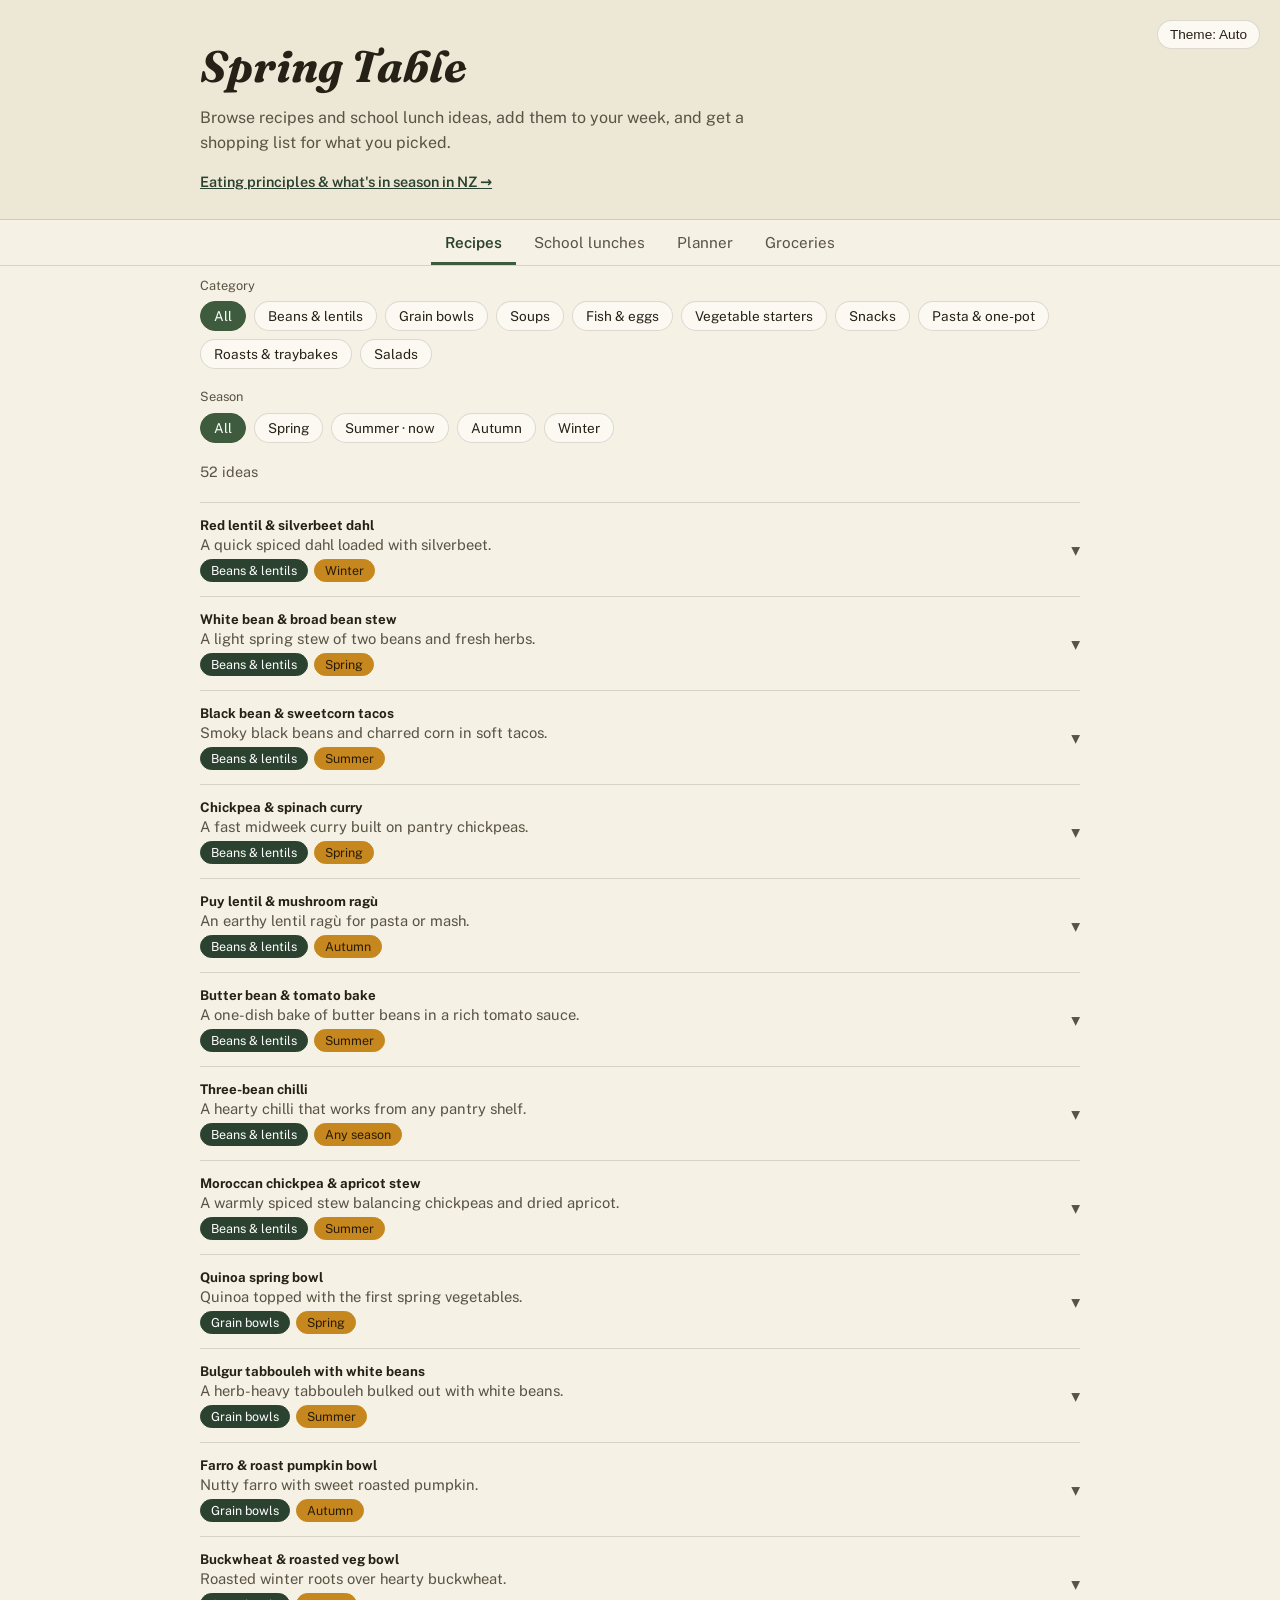
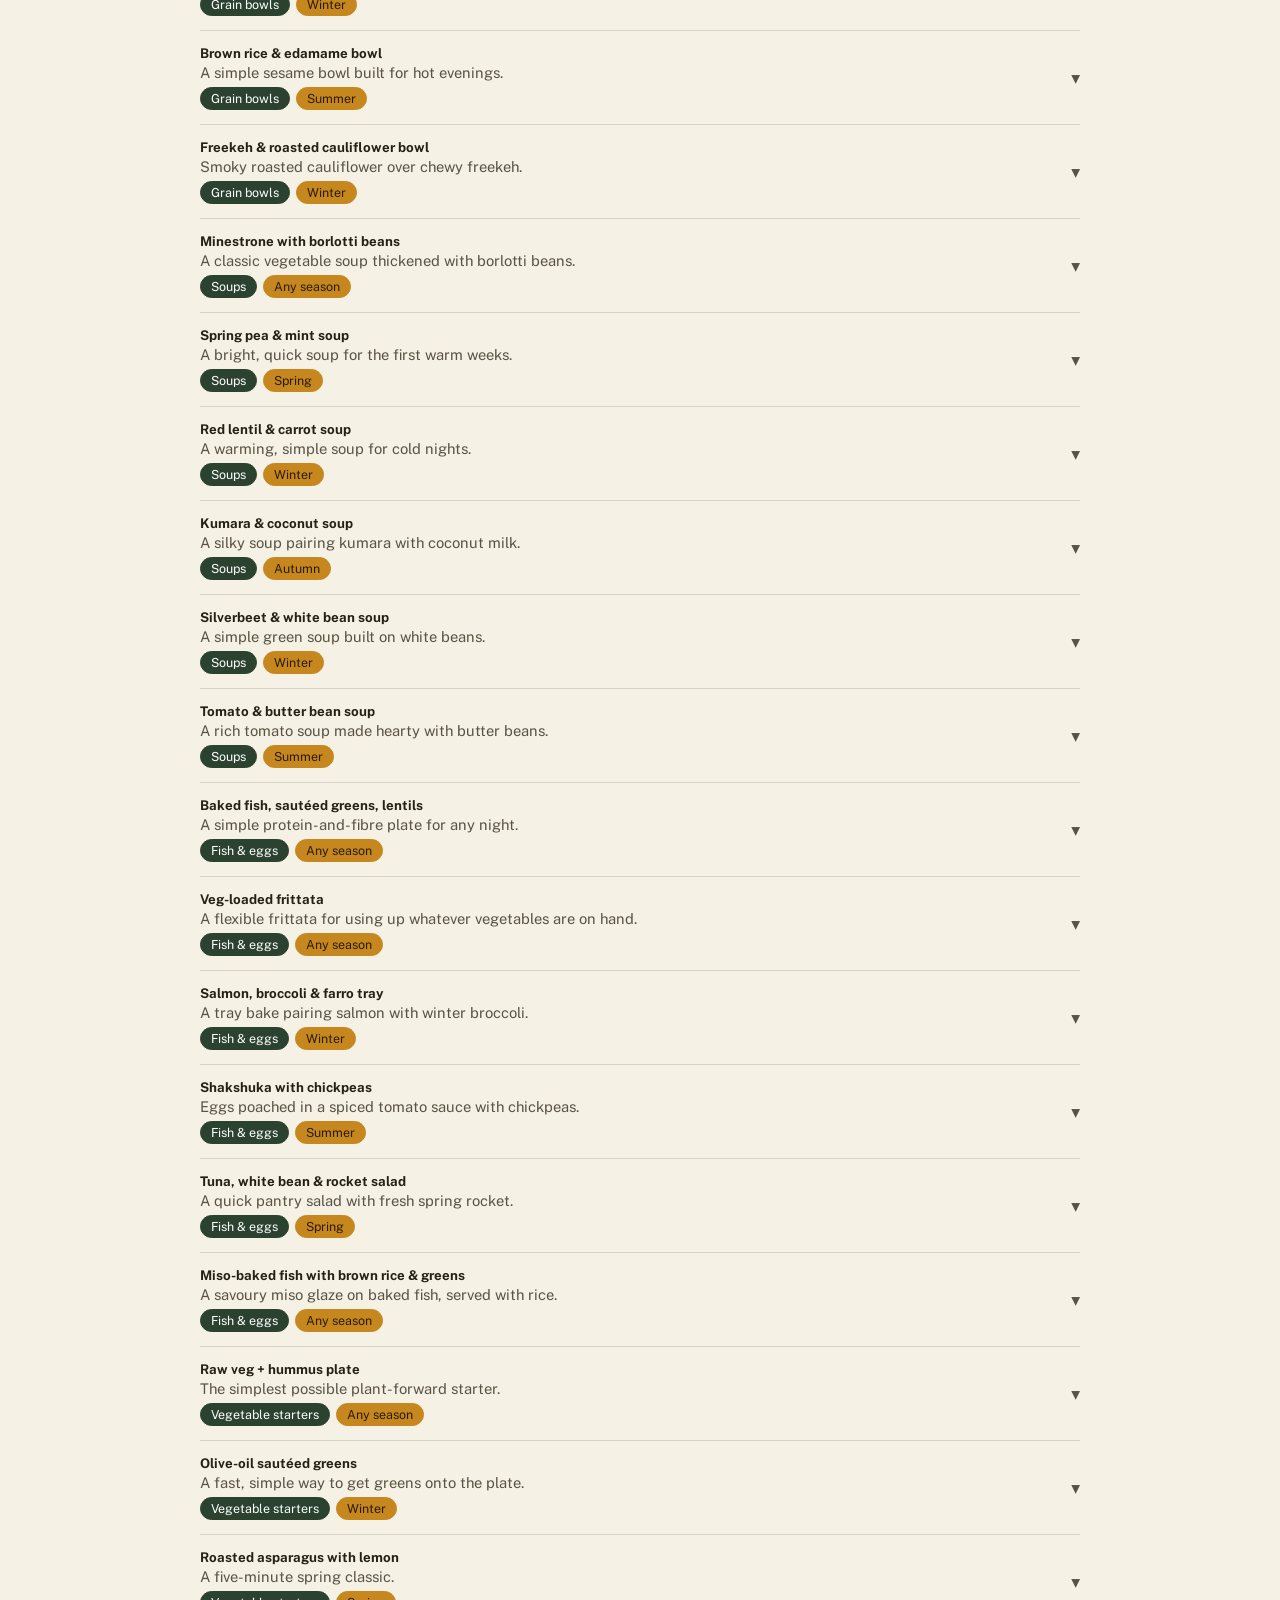
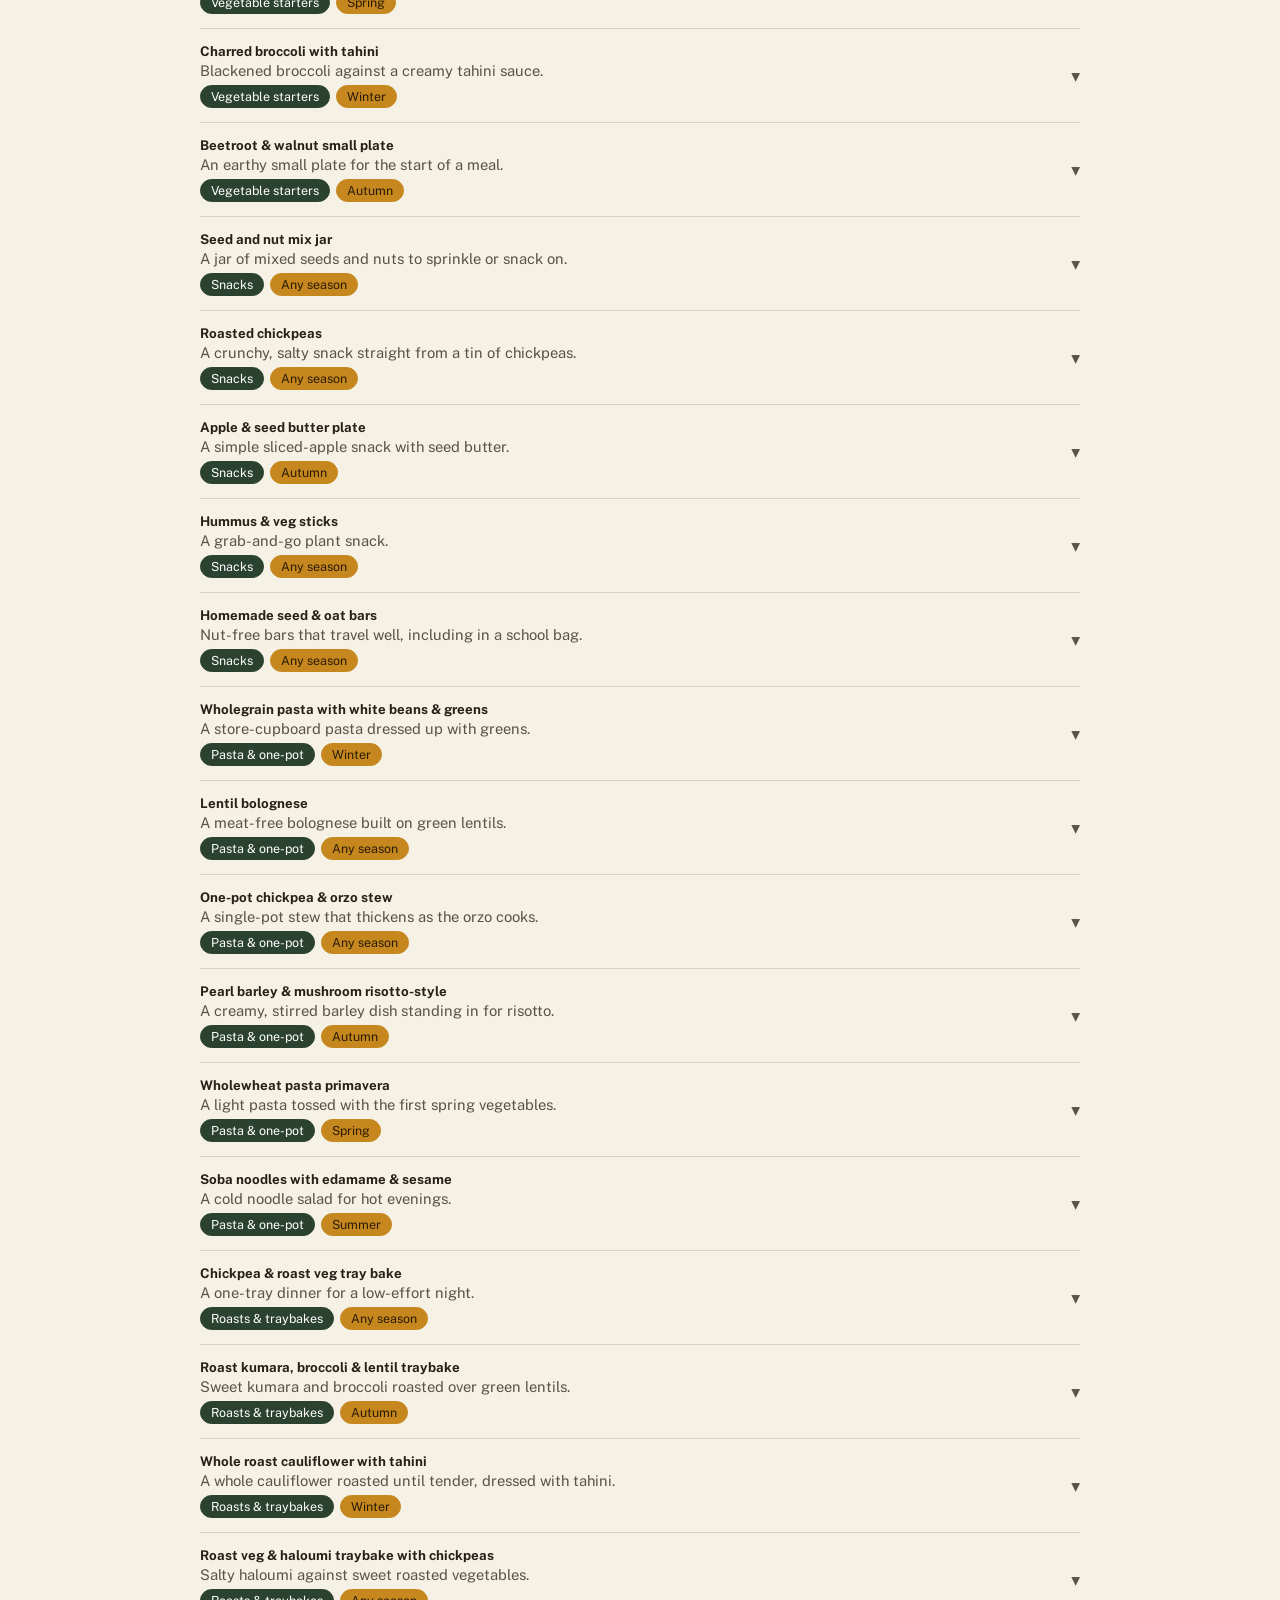
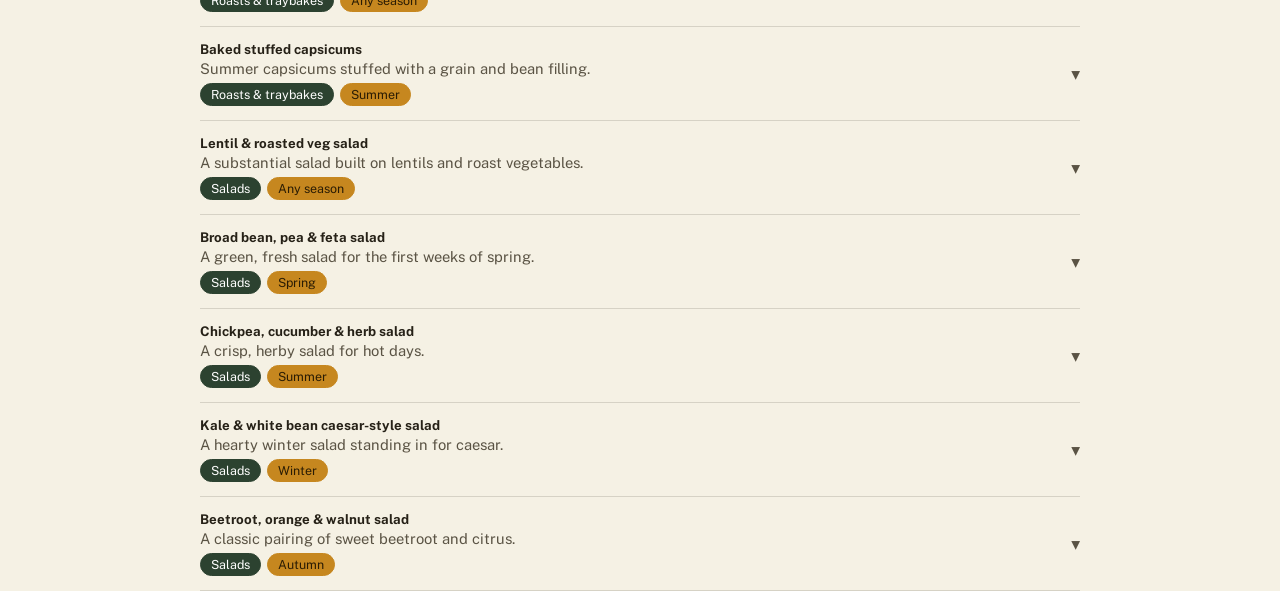
<file: index.html>
<!doctype html>
<html lang="en">
<head>
<meta charset="utf-8">
<meta name="viewport" content="width=device-width, initial-scale=1">
<title>Spring Table</title>
<meta name="description" content="A fibre-first meal planner for lunches, dinners, and a school lunchbox, built around New Zealand seasonal produce.">
<link rel="preconnect" href="https://fonts.googleapis.com">
<link rel="preconnect" href="https://fonts.gstatic.com" crossorigin>
<link href="https://fonts.googleapis.com/css2?family=Fraunces:ital,opsz,wght@0,9..144,300..700;1,9..144,300..700&family=Public+Sans:wght@400;500;600;700&display=swap" rel="stylesheet">
<link rel="stylesheet" href="styles.css">
</head>
<body>

<header class="hero">
  <div class="wrap">
    <button class="theme-toggle" id="themeToggle" type="button" aria-label="Toggle colour theme">Theme: Auto</button>
    <h1>Spring Table</h1>
    <p class="tagline">Browse recipes and school lunch ideas, add them to your week, and get a shopping list for what you picked.</p>
    <a class="info-link" href="info.html">Eating principles &amp; what's in season in NZ &rarr;</a>
  </div>
</header>

<nav class="tabs" role="tablist" aria-label="Sections">
  <div class="wrap">
    <button role="tab" data-tab="recipes" aria-selected="true">Recipes</button>
    <button role="tab" data-tab="lunchbox" aria-selected="false">School lunches</button>
    <button role="tab" data-tab="planner" aria-selected="false">Planner</button>
    <button role="tab" data-tab="groceries" aria-selected="false">Groceries</button>
  </div>
</nav>

<main class="wrap">

  <section id="tab-recipes" class="panel active" role="tabpanel">
    <div class="filter-block">
      <div class="filter-label">Category</div>
      <div class="pillrow" id="catFilter"></div>
      <div class="filter-label">Season</div>
      <div class="pillrow" id="seasonFilter"></div>
    </div>
    <p class="idea-count" id="ideaCount"></p>
    <div id="ideaList"></div>
  </section>

  <section id="tab-lunchbox" class="panel" role="tabpanel">
    <div class="filter-block">
      <div class="filter-label">Category</div>
      <div class="pillrow" id="lunchCatFilter"></div>
    </div>
    <p class="idea-count" id="lunchCount"></p>
    <div id="lunchList"></div>
    <div class="advisory">Most NZ primary schools ask for nut-free lunchboxes. This list favours seeds over nuts — swap in nut butters only if your school allows them.</div>
  </section>

  <section id="tab-planner" class="panel" role="tabpanel">
    <div class="planner-actions">
      <button class="btn" id="fillDinnersBtn" type="button">Fill empty dinners</button>
      <button class="btn" id="fillLunchesBtn" type="button">Fill empty lunches</button>
      <button class="btn plum" id="clearWeekBtn" type="button">Clear week</button>
    </div>
    <table class="planner-v" id="plannerTable">
      <thead><tr><th scope="col"><span class="sr-only">Day</span></th><th scope="col">Lunch</th><th scope="col">Dinner</th></tr></thead>
      <tbody id="plannerBody"></tbody>
    </table>
    <p class="planner-status" id="plannerStatus" role="status" aria-live="polite"></p>
  </section>

  <section id="tab-groceries" class="panel" role="tabpanel">
    <p class="modal-hint">Built automatically from every recipe in this week's planner. Matching ingredients are combined and show which recipe (and day) they're needed for.</p>
    <div id="groceriesContent"></div>
  </section>

</main>

<div id="toast" role="status" aria-live="polite"></div>

<div class="modal-overlay" id="dayPickerOverlay">
  <div class="modal" role="dialog" aria-modal="true" aria-labelledby="dayPickerTitle">
    <h3 id="dayPickerTitle">Add to planner</h3>
    <p class="modal-hint" id="dayPickerHint"></p>
    <div class="filter-label">Meal</div>
    <div class="pillrow" id="mealPicker"></div>
    <div class="filter-label">Day</div>
    <div class="pillrow" id="dayPickerDays"></div>
    <div class="modal-actions">
      <button class="btn secondary" id="dayPickerCancel" type="button">Cancel</button>
      <button class="btn" id="dayPickerConfirm" type="button" disabled>Add</button>
    </div>
  </div>
</div>

<script src="data.js"></script>
<script>
(function () {
  "use strict";

  /* ---------- toast ---------- */

  var toastEl = document.getElementById("toast");
  var toastToken = 0;
  function showToast(msg) {
    toastToken++;
    var myToken = toastToken;
    toastEl.textContent = msg;
    toastEl.classList.add("show");
    setTimeout(function () {
      if (myToken === toastToken) toastEl.classList.remove("show");
    }, 2000);
  }

  /* ---------- theme toggle ---------- */

  initThemeToggle(document.getElementById("themeToggle"));

  /* ---------- tabs ---------- */

  var tabButtons = document.querySelectorAll("nav.tabs button");
  tabButtons.forEach(function (btn) {
    btn.addEventListener("click", function () {
      tabButtons.forEach(function (b) { b.setAttribute("aria-selected", "false"); });
      btn.setAttribute("aria-selected", "true");
      document.querySelectorAll(".panel").forEach(function (p) { p.classList.remove("active"); });
      document.getElementById("tab-" + btn.dataset.tab).classList.add("active");
    });
  });

  var currentSeason = getCurrentSeason();

  /* ---------- recipes tab ---------- */

  var selectedCat = "All";
  var selectedIdeaSeason = "All";
  var expanded = {};

  var catFilter = document.getElementById("catFilter");
  var seasonFilter = document.getElementById("seasonFilter");
  var ideaCount = document.getElementById("ideaCount");
  var ideaList = document.getElementById("ideaList");

  function renderCatFilter() {
    var all = ["All"].concat(categories);
    catFilter.innerHTML = all.map(function (c) {
      return '<button class="pill" data-cat="' + c + '" aria-pressed="' + (c === selectedCat) + '">' + c + '</button>';
    }).join("");
  }
  function renderSeasonFilter() {
    var all = ["All"].concat(seasons);
    seasonFilter.innerHTML = all.map(function (s) {
      var label = s + (s === currentSeason ? " · now" : "");
      return '<button class="pill" data-season="' + s + '" aria-pressed="' + (s === selectedIdeaSeason) + '">' + label + '</button>';
    }).join("");
  }

  function filteredRecipes() {
    return recipes.filter(function (r) {
      var catOk = selectedCat === "All" || r.cat === selectedCat;
      var seasonOk = selectedIdeaSeason === "All" || r.season === selectedIdeaSeason || r.season === "Any";
      return catOk && seasonOk;
    });
  }

  function renderIdeas() {
    var list = filteredRecipes();
    ideaCount.textContent = list.length + (list.length === 1 ? " idea" : " ideas");
    ideaList.innerHTML = list.map(function (r) {
      var isExpanded = !!expanded[r.id];
      var seasonLabel = r.season === "Any" ? "Any season" : r.season;
      return (
        '<div class="idea-card' + (isExpanded ? " expanded" : "") + '" data-id="' + r.id + '">' +
          '<button class="idea-header" type="button" aria-expanded="' + isExpanded + '">' +
            '<span class="idea-main">' +
              '<p class="idea-title">' + r.title + '</p>' +
              '<p class="idea-desc">' + r.desc + '</p>' +
              '<span class="idea-tags"><span class="pill tag-cat">' + r.cat + '</span><span class="pill tag-season">' + seasonLabel + '</span></span>' +
            '</span>' +
            '<span class="chevron" aria-hidden="true">&#9662;</span>' +
          '</button>' +
          '<div class="idea-body">' +
            '<div class="idea-cols">' +
              '<div><h4>Ingredients</h4><ul>' + r.ingredients.map(function (i) { return "<li>" + i + "</li>"; }).join("") + '</ul></div>' +
              '<div><h4>Method</h4><ol>' + r.steps.map(function (s) { return "<li>" + s + "</li>"; }).join("") + '</ol></div>' +
            '</div>' +
            '<button class="btn add-planner-btn" type="button" data-add="' + r.id + '">+ Add to planner</button>' +
          '</div>' +
        '</div>'
      );
    }).join("");
  }

  catFilter.addEventListener("click", function (e) {
    var btn = e.target.closest("button[data-cat]");
    if (!btn) return;
    selectedCat = btn.dataset.cat;
    renderCatFilter();
    renderIdeas();
  });
  seasonFilter.addEventListener("click", function (e) {
    var btn = e.target.closest("button[data-season]");
    if (!btn) return;
    selectedIdeaSeason = btn.dataset.season;
    renderSeasonFilter();
    renderIdeas();
  });
  ideaList.addEventListener("click", function (e) {
    var addBtn = e.target.closest("button[data-add]");
    if (addBtn) {
      e.stopPropagation();
      var recipe = recipes.filter(function (r) { return r.id === addBtn.dataset.add; })[0];
      openDayPicker(recipe.title, "dinner");
      return;
    }
    var card = e.target.closest(".idea-card");
    if (!card) return;
    var id = card.dataset.id;
    expanded[id] = !expanded[id];
    renderIdeas();
  });

  renderCatFilter();
  renderSeasonFilter();
  renderIdeas();

  /* ---------- school lunches tab ---------- */

  var selectedLunchCat = "All";
  var lunchCatFilter = document.getElementById("lunchCatFilter");
  var lunchCount = document.getElementById("lunchCount");
  var lunchList = document.getElementById("lunchList");

  function renderLunchCatFilter() {
    var all = ["All"].concat(lunchboxCategories);
    lunchCatFilter.innerHTML = all.map(function (c) {
      return '<button class="pill" data-lunchcat="' + c + '" aria-pressed="' + (c === selectedLunchCat) + '">' + c + '</button>';
    }).join("");
  }
  function filteredLunches() {
    return lunchboxRecipes.filter(function (r) { return selectedLunchCat === "All" || r.cat === selectedLunchCat; });
  }
  function renderLunches() {
    var list = filteredLunches();
    lunchCount.textContent = list.length + (list.length === 1 ? " item" : " items");
    lunchList.innerHTML = list.map(function (r) {
      return (
        '<div class="simple-card">' +
          '<span><span class="simple-title">' + r.title + '</span> <span class="pill tag-cat">' + r.cat + '</span></span>' +
          '<button class="btn small" type="button" data-addlunch="' + r.id + '">+ Add to planner</button>' +
        '</div>'
      );
    }).join("");
  }
  lunchCatFilter.addEventListener("click", function (e) {
    var btn = e.target.closest("button[data-lunchcat]");
    if (!btn) return;
    selectedLunchCat = btn.dataset.lunchcat;
    renderLunchCatFilter();
    renderLunches();
  });
  lunchList.addEventListener("click", function (e) {
    var btn = e.target.closest("button[data-addlunch]");
    if (!btn) return;
    var item = lunchboxRecipes.filter(function (r) { return r.id === btn.dataset.addlunch; })[0];
    openDayPicker(item.title, "kidlunch");
  });

  renderLunchCatFilter();
  renderLunches();

  /* ---------- weekly planner (vertical) ---------- */

  var plan = loadJSON("springtable_plan", {});
  var plannerBody = document.getElementById("plannerBody");
  var plannerStatus = document.getElementById("plannerStatus");
  var plannerStatusToken = 0;
  var confirmingKey = null;

  function setPlannerStatus(msg) {
    plannerStatusToken++;
    var myToken = plannerStatusToken;
    plannerStatus.textContent = msg;
    setTimeout(function () {
      if (myToken === plannerStatusToken) plannerStatus.textContent = "";
    }, 2000);
  }

  function savePlan() { saveJSON("springtable_plan", plan); }

  function renderPlanner() {
    plannerBody.innerHTML = days.map(function (d) {
      function cell(mealKey) {
        var key = mealKey + "_" + d;
        var value = plan[key];
        var isConfirming = confirmingKey === key;
        if (!value) return '<td><div class="plan-cell"><span class="plan-cell-empty">&mdash;</span></div></td>';
        return '<td><div class="plan-cell' + (isConfirming ? " confirm" : "") + '">' +
          '<button class="plan-cell-main" type="button" data-cellkey="' + key + '">' + value + '</button>' +
          '<button class="plan-cell-remove btn plum small" type="button" data-removekey="' + key + '">Remove</button>' +
          '</div></td>';
      }
      return '<tr><td class="day-letter"><span class="sr-only">' + dayNames[d] + '</span><span aria-hidden="true">' + dayLetters[d] + '</span></td>' +
        cell("kidlunch") + cell("dinner") + '</tr>';
    }).join("");
  }

  plannerBody.addEventListener("click", function (e) {
    var removeBtn = e.target.closest("button[data-removekey]");
    if (removeBtn) {
      e.stopPropagation();
      delete plan[removeBtn.dataset.removekey];
      confirmingKey = null;
      savePlan();
      renderPlanner();
      renderGroceries();
      setPlannerStatus("Removed.");
      return;
    }
    var mainBtn = e.target.closest("button[data-cellkey]");
    if (mainBtn) {
      e.stopPropagation();
      confirmingKey = confirmingKey === mainBtn.dataset.cellkey ? null : mainBtn.dataset.cellkey;
      renderPlanner();
    }
  });
  document.addEventListener("click", function (e) {
    if (confirmingKey && !plannerBody.contains(e.target)) {
      confirmingKey = null;
      renderPlanner();
    }
  });

  document.getElementById("fillDinnersBtn").addEventListener("click", function () {
    var shuffled = recipes.slice().sort(function () { return Math.random() - 0.5; });
    var idx = 0, filled = 0;
    days.forEach(function (d) {
      var key = "dinner_" + d;
      if (!plan[key] && idx < shuffled.length) {
        plan[key] = shuffled[idx].title;
        idx++;
        filled++;
      }
    });
    savePlan();
    renderPlanner();
    renderGroceries();
    setPlannerStatus(filled > 0 ? "Filled " + filled + " empty dinner" + (filled === 1 ? "" : "s") + "." : "No empty dinner slots to fill.");
  });

  document.getElementById("fillLunchesBtn").addEventListener("click", function () {
    var shuffled = lunchboxRecipes.slice().sort(function () { return Math.random() - 0.5; });
    var idx = 0, filled = 0;
    days.forEach(function (d) {
      var key = "kidlunch_" + d;
      if (!plan[key] && idx < shuffled.length) {
        plan[key] = shuffled[idx].title;
        idx++;
        filled++;
      }
    });
    savePlan();
    renderPlanner();
    renderGroceries();
    setPlannerStatus(filled > 0 ? "Filled " + filled + " empty lunch" + (filled === 1 ? "" : "es") + "." : "No empty lunch slots to fill.");
  });

  document.getElementById("clearWeekBtn").addEventListener("click", function () {
    if (!window.confirm("Clear the whole week's planner?")) return;
    plan = {};
    confirmingKey = null;
    savePlan();
    renderPlanner();
    renderGroceries();
    setPlannerStatus("Week cleared.");
  });

  /* ---------- add-to-planner day/meal picker ---------- */

  var mealOptions = [["dinner", "Dinner"], ["kidlunch", "Kid's lunch"]];
  var dayPickerOverlay = document.getElementById("dayPickerOverlay");
  var dayPickerTitle = document.getElementById("dayPickerTitle");
  var dayPickerHint = document.getElementById("dayPickerHint");
  var mealPicker = document.getElementById("mealPicker");
  var dayPickerDays = document.getElementById("dayPickerDays");
  var dayPickerConfirm = document.getElementById("dayPickerConfirm");
  var dayPickerCancel = document.getElementById("dayPickerCancel");

  var pendingRecipeTitle = null;
  var pickerMeal = "dinner";
  var pickerDay = null;

  function renderMealPicker() {
    mealPicker.innerHTML = mealOptions.map(function (m) {
      return '<button class="pill" type="button" data-meal="' + m[0] + '" aria-pressed="' + (m[0] === pickerMeal) + '">' + m[1] + '</button>';
    }).join("");
  }
  function renderDayPickerDays() {
    dayPickerDays.innerHTML = days.map(function (d) {
      var existing = plan[pickerMeal + "_" + d];
      var occupied = !!existing;
      var label = dayNames[d] + (occupied ? " (has: " + existing.slice(0, 24) + (existing.length > 24 ? "…" : "") + ")" : "");
      return '<button class="pill' + (occupied ? " day-occupied" : "") + '" type="button" data-day="' + d + '" aria-pressed="' + (d === pickerDay) + '" title="' + label.replace(/"/g, "&quot;") + '">' + dayNames[d] + '</button>';
    }).join("");
  }
  function openDayPicker(title, defaultMeal) {
    pendingRecipeTitle = title;
    pickerMeal = defaultMeal || "dinner";
    pickerDay = null;
    dayPickerTitle.textContent = 'Add "' + title + '" to the planner';
    dayPickerHint.textContent = "Choose a meal and a day. Days marked • already have something planned.";
    renderMealPicker();
    renderDayPickerDays();
    dayPickerConfirm.disabled = true;
    dayPickerOverlay.classList.add("open");
  }
  function closeDayPicker() {
    dayPickerOverlay.classList.remove("open");
    pendingRecipeTitle = null;
    pickerDay = null;
  }
  mealPicker.addEventListener("click", function (e) {
    var btn = e.target.closest("button[data-meal]");
    if (!btn) return;
    pickerMeal = btn.dataset.meal;
    pickerDay = null;
    dayPickerConfirm.disabled = true;
    renderMealPicker();
    renderDayPickerDays();
  });
  dayPickerDays.addEventListener("click", function (e) {
    var btn = e.target.closest("button[data-day]");
    if (!btn) return;
    pickerDay = btn.dataset.day;
    dayPickerConfirm.disabled = false;
    renderDayPickerDays();
  });
  dayPickerCancel.addEventListener("click", closeDayPicker);
  dayPickerOverlay.addEventListener("click", function (e) {
    if (e.target === dayPickerOverlay) closeDayPicker();
  });
  document.addEventListener("keydown", function (e) {
    if (e.key === "Escape" && dayPickerOverlay.classList.contains("open")) closeDayPicker();
  });
  dayPickerConfirm.addEventListener("click", function () {
    if (!pendingRecipeTitle || !pickerDay) return;
    var key = pickerMeal + "_" + pickerDay;
    var mealLabel = mealOptions.filter(function (m) { return m[0] === pickerMeal; })[0][1];
    if (plan[key] && !window.confirm("Replace what's already in " + dayNames[pickerDay] + "'s " + mealLabel.toLowerCase() + "?")) return;
    plan[key] = pendingRecipeTitle;
    confirmingKey = null;
    savePlan();
    renderPlanner();
    renderGroceries();
    showToast("Added to " + dayNames[pickerDay] + "'s " + mealLabel.toLowerCase() + ".");
    closeDayPicker();
  });

  /* ---------- groceries ---------- */

  var UNIT_MAP = {
    cup: "cup", cups: "cup",
    tbsp: "tbsp", tablespoon: "tbsp", tablespoons: "tbsp",
    tsp: "tsp", teaspoon: "tsp", teaspoons: "tsp",
    g: "g", gram: "g", grams: "g",
    kg: "kg", ml: "ml",
    l: "L", litre: "L", litres: "L",
    can: "can", cans: "can",
    tin: "tin", tins: "tin",
    clove: "clove", cloves: "clove",
    bunch: "bunch", bunches: "bunch",
    handful: "handful", handfuls: "handful",
    cob: "cob", cobs: "cob",
    slice: "slice", slices: "slice",
    fillet: "fillet", fillets: "fillet",
    block: "block", pinch: "pinch"
  };
  var IMPLICIT_QTY_UNITS = ["can", "tin", "bunch", "handful", "clove", "block", "pinch"];
  var ATTACHED_UNIT_MAP = { g: "g", kg: "kg", ml: "ml", l: "L" };

  function parseQtyToken(tok) {
    var frac = tok.match(/^(\d+)\/(\d+)$/);
    if (frac) return parseInt(frac[1], 10) / parseInt(frac[2], 10);
    if (/^\d+(\.\d+)?$/.test(tok)) return parseFloat(tok);
    return null;
  }

  function parseIngredient(raw) {
    var commaIdx = raw.indexOf(",");
    var main = commaIdx >= 0 ? raw.slice(0, commaIdx).trim() : raw.trim();
    var words = main.split(/\s+/);

    var qty = null, fusedQty = null, fusedUnit = null;
    var headMatch = (words[0] || "").match(/^(\d+\/\d+|\d+(?:\.\d+)?)([a-zA-Z]*)$/);
    if (headMatch) {
      var numVal = parseQtyToken(headMatch[1]);
      var attachedLetters = headMatch[2] ? headMatch[2].toLowerCase() : "";
      words = words.slice(1);
      if (attachedLetters === "") {
        qty = numVal;
      } else {
        fusedQty = numVal;
        fusedUnit = ATTACHED_UNIT_MAP[attachedLetters] || null;
      }
    }

    var wordUnit = null;
    if (words.length > 0) {
      var w0 = words[0].toLowerCase().replace(/[^a-z]/g, "");
      if (UNIT_MAP[w0]) { wordUnit = UNIT_MAP[w0]; words = words.slice(1); }
    }

    var unit;
    if (wordUnit) {
      unit = wordUnit;
      if (qty === null && IMPLICIT_QTY_UNITS.indexOf(unit) !== -1) qty = 1;
    } else if (fusedUnit) {
      unit = fusedUnit;
      qty = fusedQty;
    } else {
      unit = null;
    }

    var item = words.join(" ").trim();
    if (!item) item = main;
    return { qty: qty, unit: unit, item: item, key: item.toLowerCase() };
  }

  function formatQty(n) {
    var whole = Math.floor(n);
    var frac = n - whole;
    var fracLabel = "";
    if (Math.abs(frac - 0.5) < 0.01) fracLabel = "½";
    else if (Math.abs(frac - 0.25) < 0.01) fracLabel = "¼";
    else if (Math.abs(frac - 0.75) < 0.01) fracLabel = "¾";
    else if (Math.abs(frac - 1 / 3) < 0.02) fracLabel = "⅓";
    else if (Math.abs(frac - 2 / 3) < 0.02) fracLabel = "⅔";
    if (fracLabel) return (whole > 0 ? whole + " " : "") + fracLabel;
    return String(Math.round(n * 100) / 100);
  }

  function plannerOccurrences() {
    var out = [];
    mealOptions.forEach(function (m) {
      days.forEach(function (d) {
        var value = plan[m[0] + "_" + d];
        if (value) out.push({ title: value, meal: m[1], day: d });
      });
    });
    return out;
  }

  function renderGroceries() {
    var container = document.getElementById("groceriesContent");
    var occurrences = plannerOccurrences();
    var groups = {};
    var unrecognized = [];

    occurrences.forEach(function (occ) {
      var recipe = recipesByTitle[occ.title];
      if (!recipe) { unrecognized.push(occ); return; }
      recipe.ingredients.forEach(function (ing) {
        var p = parseIngredient(ing);
        var groupKey = p.key + "|" + (p.unit || "");
        if (!groups[groupKey]) groups[groupKey] = { item: p.item, unit: p.unit, qty: 0, hasQty: false, entries: [] };
        var g = groups[groupKey];
        if (p.qty !== null) { g.qty += p.qty; g.hasQty = true; }
        g.entries.push({ title: recipe.title, day: occ.day, meal: occ.meal, qty: p.qty, unit: p.unit });
      });
    });

    var keys = Object.keys(groups).sort(function (a, b) { return groups[a].item.localeCompare(groups[b].item); });

    if (keys.length === 0) {
      container.innerHTML = '<p class="groceries-empty">Nothing in the planner yet — add recipes or school lunch items and they’ll show up here as a shopping list.</p>';
      return;
    }

    var PLURAL_UNITS = ["cup", "can", "tin", "clove", "bunch", "handful", "cob", "slice", "fillet", "block"];
    function unitLabel(unit, qty) {
      if (!unit) return "";
      var plural = qty !== 1 && PLURAL_UNITS.indexOf(unit) !== -1;
      return " " + unit + (plural ? "s" : "");
    }

    var rows = keys.map(function (k) {
      var g = groups[k];
      var qtyText = g.hasQty ? formatQty(g.qty) + unitLabel(g.unit, g.qty) : "as needed";
      var usedIn = g.entries.map(function (e) {
        var amount = e.qty !== null ? " (" + formatQty(e.qty) + unitLabel(e.unit, e.qty) + ")" : "";
        return "<li>" + e.title + " — " + dayNames[e.day] + " " + e.meal.toLowerCase() + amount + "</li>";
      }).join("");
      return "<tr><td>" + g.item + "</td><td class=\"qty\">" + qtyText + "</td><td><ul class=\"used-in\">" + usedIn + "</ul></td></tr>";
    }).join("");

    var html = '<table class="groceries"><thead><tr><th scope="col">Ingredient</th><th scope="col">Quantity</th><th scope="col">Used in</th></tr></thead><tbody>' + rows + '</tbody></table>';

    if (unrecognized.length > 0) {
      html += '<p class="groceries-note">Not included above (couldn’t be matched to a recipe or lunch item): ' +
        unrecognized.map(function (u) { return u.title + " (" + dayNames[u.day] + " " + u.meal.toLowerCase() + ")"; }).join(", ") + ".</p>";
    }

    container.innerHTML = html;
  }

  renderPlanner();
  renderGroceries();
})();
</script>
</body>
</html>
</file>
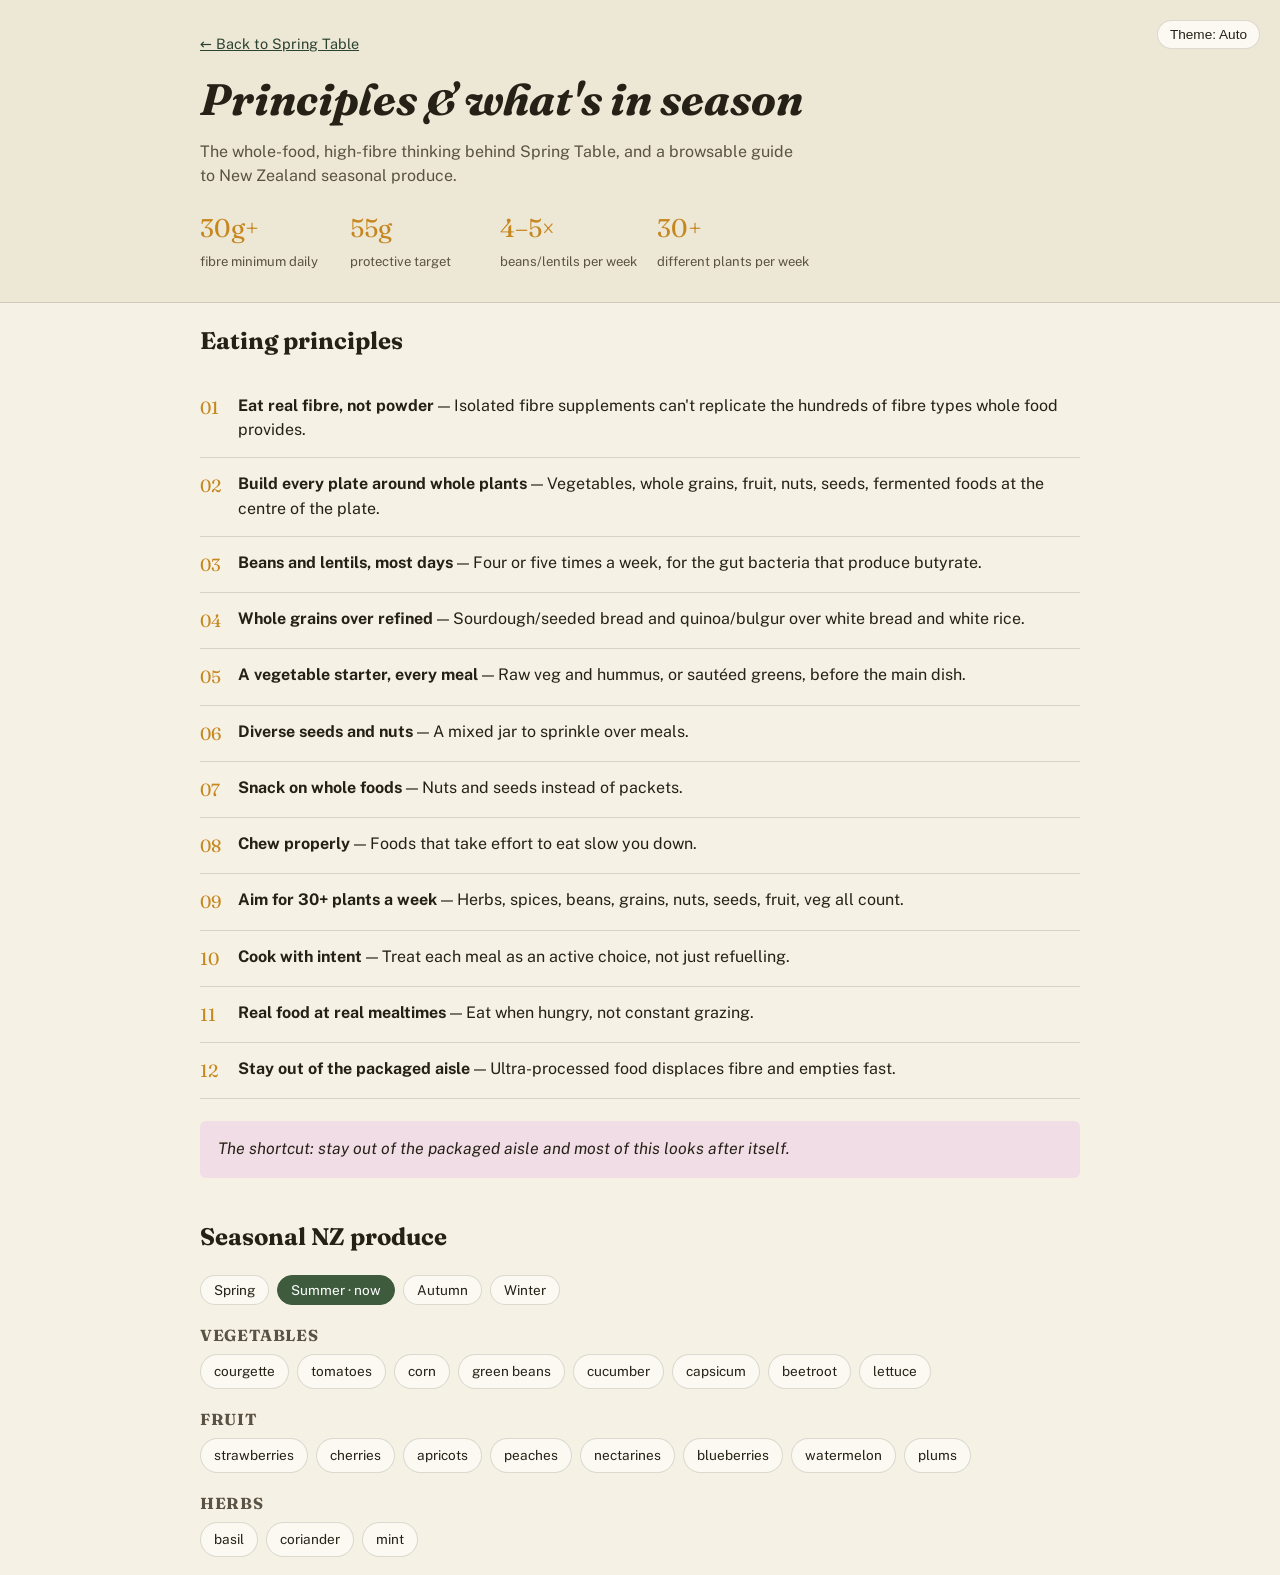
<file: info.html>
<!doctype html>
<html lang="en">
<head>
<meta charset="utf-8">
<meta name="viewport" content="width=device-width, initial-scale=1">
<title>Principles &amp; seasonal produce — Spring Table</title>
<meta name="description" content="The eating principles behind Spring Table, and what's in season in New Zealand right now.">
<link rel="preconnect" href="https://fonts.googleapis.com">
<link rel="preconnect" href="https://fonts.gstatic.com" crossorigin>
<link href="https://fonts.googleapis.com/css2?family=Fraunces:ital,opsz,wght@0,9..144,300..700;1,9..144,300..700&family=Public+Sans:wght@400;500;600;700&display=swap" rel="stylesheet">
<link rel="stylesheet" href="styles.css">
</head>
<body>

<header class="hero">
  <div class="wrap">
    <button class="theme-toggle" id="themeToggle" type="button" aria-label="Toggle colour theme">Theme: Auto</button>
    <a class="back-link" href="index.html">&larr; Back to Spring Table</a>
    <h1>Principles &amp; what's in season</h1>
    <p class="tagline">The whole-food, high-fibre thinking behind Spring Table, and a browsable guide to New Zealand seasonal produce.</p>
    <div class="stats" id="statsRow"></div>
  </div>
</header>

<main class="wrap">

  <section>
    <h2>Eating principles</h2>
    <ol class="principle-list" id="principleList"></ol>
    <div class="callout">The shortcut: stay out of the packaged aisle and most of this looks after itself.</div>
  </section>

  <section style="margin-top: 40px;">
    <h2>Seasonal NZ produce</h2>
    <div class="pillrow" id="seasonPicker"></div>
    <div id="seasonalContent"></div>
  </section>

</main>

<script src="data.js"></script>
<script>
(function () {
  "use strict";

  initThemeToggle(document.getElementById("themeToggle"));

  var currentSeason = getCurrentSeason();

  /* ---------- stats ---------- */

  document.getElementById("statsRow").innerHTML = stats.map(function (s) {
    return '<div class="stat"><span class="num">' + s.num + '</span><span class="label">' + s.label + '</span></div>';
  }).join("");

  /* ---------- principles ---------- */

  var principleList = document.getElementById("principleList");
  principleList.innerHTML = principles.map(function (p, i) {
    var num = String(i + 1).padStart(2, "0");
    return '<li><span class="pnum">' + num + '</span><span><span class="ptitle">' + p[0] + '</span> — ' + p[1] + '</span></li>';
  }).join("");

  /* ---------- seasonal produce ---------- */

  var selectedSeason = currentSeason;
  var seasonPicker = document.getElementById("seasonPicker");
  var seasonalContent = document.getElementById("seasonalContent");

  function renderSeasonPicker() {
    seasonPicker.innerHTML = seasons.map(function (s) {
      var label = s + (s === currentSeason ? " · now" : "");
      return '<button class="pill" data-season="' + s + '" aria-pressed="' + (s === selectedSeason) + '">' + label + '</button>';
    }).join("");
  }
  function renderSeasonalContent() {
    var data = seasonalProduce[selectedSeason];
    seasonalContent.innerHTML = ["Vegetables", "Fruit", "Herbs"].map(function (group) {
      return '<h3 class="groupname">' + group + '</h3><div class="pillrow">' +
        data[group].map(function (item) { return '<span class="pill static">' + item + '</span>'; }).join("") +
        '</div>';
    }).join("");
  }
  seasonPicker.addEventListener("click", function (e) {
    var btn = e.target.closest("button[data-season]");
    if (!btn) return;
    selectedSeason = btn.dataset.season;
    renderSeasonPicker();
    renderSeasonalContent();
  });
  renderSeasonPicker();
  renderSeasonalContent();
})();
</script>
</body>
</html>
</file>
<file: styles.css>
:root {
  --paper: #F5F1E4;
  --paper-2: #EDE7D6;
  --ink: #262117;
  --ink-soft: #5A5344;
  --fern: #3E5B3E;
  --fern-deep: #2C4230;
  --mustard: #C6871F;
  --plum: #6E2F4C;
  --plum-soft: #F0DDE6;
  --line: rgba(38,33,23,.15);
  --card: #FBF9F1;
}
@media (prefers-color-scheme: dark) {
  :root {
    --paper: #1B1A15;
    --paper-2: #262319;
    --ink: #EDE8DA;
    --ink-soft: #B8AF9C;
    --fern: #7CB07C;
    --fern-deep: #9CCB9C;
    --mustard: #E2A94A;
    --plum: #D98BB0;
    --plum-soft: #3A2530;
    --line: rgba(237,232,218,.18);
    --card: #221F18;
  }
}
:root[data-theme="dark"] {
  --paper: #1B1A15; --paper-2: #262319; --ink: #EDE8DA; --ink-soft: #B8AF9C;
  --fern: #7CB07C; --fern-deep: #9CCB9C; --mustard: #E2A94A; --plum: #D98BB0;
  --plum-soft: #3A2530; --line: rgba(237,232,218,.18); --card: #221F18;
}
:root[data-theme="light"] {
  --paper: #F5F1E4; --paper-2: #EDE7D6; --ink: #262117; --ink-soft: #5A5344;
  --fern: #3E5B3E; --fern-deep: #2C4230; --mustard: #C6871F; --plum: #6E2F4C;
  --plum-soft: #F0DDE6; --line: rgba(38,33,23,.15); --card: #FBF9F1;
}
* { box-sizing: border-box; }
html { color-scheme: light dark; }
body {
  margin: 0;
  background: var(--paper);
  color: var(--ink);
  font-family: "Public Sans", system-ui, sans-serif;
  line-height: 1.55;
}
h1, h2, h3, .serif { font-family: "Fraunces", Georgia, serif; }
a { color: var(--fern-deep); }
.wrap { max-width: 920px; margin: 0 auto; padding: 0 20px; }
.sr-only {
  position: absolute; width: 1px; height: 1px; padding: 0; margin: -1px; overflow: hidden;
  clip: rect(0,0,0,0); white-space: nowrap; border: 0;
}

.hero { background: var(--paper-2); border-bottom: 1px solid var(--line); padding: 32px 0 24px; position: relative; }
.hero h1 { font-style: italic; font-size: clamp(2rem, 5vw, 2.75rem); margin: 0 0 6px; }
.hero p.tagline { margin: 0 0 14px; color: var(--ink-soft); max-width: 60ch; }
.hero .info-link { display: inline-block; font-size: .9rem; font-weight: 600; }
.hero .back-link { display: inline-block; font-size: .9rem; margin-bottom: 10px; }
.theme-toggle {
  position: absolute; top: 20px; right: 20px;
  background: var(--card); border: 1px solid var(--line); border-radius: 999px;
  padding: 6px 12px; font-size: .85rem; color: var(--ink); cursor: pointer;
}
.stats { display: flex; flex-wrap: wrap; gap: 20px; margin: 20px 0 4px; }
.stat { min-width: 130px; }
.stat .num { font-family: "Fraunces", serif; font-size: 1.6rem; color: var(--mustard); display: block; }
.stat .label { font-size: .82rem; color: var(--ink-soft); }

nav.tabs {
  display: flex; gap: 4px; overflow-x: auto; border-bottom: 1px solid var(--line);
  background: var(--paper); position: sticky; top: 0; z-index: 5;
}
nav.tabs .wrap { display: flex; gap: 4px; }
nav.tabs button {
  flex: 0 0 auto; background: none; border: none; border-bottom: 3px solid transparent;
  padding: 14px 14px 11px; font-size: .95rem; font-family: inherit; color: var(--ink-soft);
  cursor: pointer; white-space: nowrap;
}
nav.tabs button[aria-selected="true"] { color: var(--fern-deep); border-bottom-color: var(--fern); font-weight: 600; }

main { padding: 28px 0 60px; }
.panel { display: none; }
.panel.active { display: block; }

/* Principles */
.principle-list { list-style: none; margin: 0; padding: 0; }
.principle-list li { display: flex; gap: 16px; padding: 14px 0; border-bottom: 1px solid var(--line); }
.principle-list .pnum { font-family: "Fraunces", serif; color: var(--mustard); font-size: 1.1rem; min-width: 2ch; }
.principle-list .ptitle { font-weight: 700; }
.callout {
  margin-top: 22px; padding: 16px 18px; background: var(--plum-soft); color: var(--ink);
  border-radius: 6px; font-style: italic;
}

/* Pills */
.pillrow { display: flex; flex-wrap: wrap; gap: 8px; margin: 6px 0 18px; }
.pill {
  border: 1px solid var(--line); background: var(--card); color: var(--ink);
  border-radius: 999px; padding: 6px 13px; font-size: .85rem; cursor: pointer; font-family: inherit;
}
.pill[aria-pressed="true"] { background: var(--fern); border-color: var(--fern); color: #fff; }
.pill.tag-cat { background: var(--fern-deep); border-color: var(--fern-deep); color: #fff; cursor: default; font-size: .78rem; padding: 3px 10px; }
.pill.tag-season { background: var(--mustard); border-color: var(--mustard); color: #2a1c04; cursor: default; font-size: .78rem; padding: 3px 10px; }
.pill.static { cursor: default; }

h3.groupname { margin: 18px 0 6px; font-size: 1rem; color: var(--ink-soft); text-transform: uppercase; letter-spacing: .04em; }

/* Recipe / idea cards (used by Recipes tab) */
.filter-block { margin-bottom: 4px; }
.filter-label { font-size: .8rem; color: var(--ink-soft); margin: 10px 0 4px; }
.idea-count { color: var(--ink-soft); font-size: .9rem; margin: 4px 0 18px; }
.idea-card { border-top: 1px solid var(--line); }
.idea-card:last-child { border-bottom: 1px solid var(--line); }
.idea-header {
  display: flex; align-items: center; gap: 14px; padding: 14px 0; cursor: pointer; background: none; border: none;
  width: 100%; text-align: left; font-family: inherit; color: inherit;
}
.idea-header .idea-main { flex: 1; min-width: 0; }
.idea-header .idea-title { font-weight: 700; margin: 0 0 3px; }
.idea-header .idea-desc { color: var(--ink-soft); font-size: .92rem; margin: 0 0 6px; }
.idea-tags { display: flex; gap: 6px; flex-wrap: wrap; }
.chevron { transition: transform .15s ease; flex: 0 0 auto; background: none; border: none; font-size: 1.1rem; color: var(--ink-soft); cursor: pointer; }
.idea-card.expanded .chevron { transform: rotate(180deg); }
.idea-body { display: none; padding: 0 0 22px; }
.idea-card.expanded .idea-body { display: block; }
.idea-cols { display: grid; grid-template-columns: 1fr 1fr; gap: 24px; }
.idea-cols h4 { margin: 0 0 8px; font-size: .85rem; text-transform: uppercase; letter-spacing: .04em; color: var(--ink-soft); }
.idea-cols ul, .idea-cols ol { margin: 0; padding-left: 20px; }
.idea-cols li { margin-bottom: 4px; }

/* Simple item rows (used by School lunches tab) */
.simple-card {
  display: flex; align-items: center; justify-content: space-between; gap: 14px;
  padding: 13px 0; border-top: 1px solid var(--line);
}
.simple-card:last-child { border-bottom: 1px solid var(--line); }
.simple-card .simple-title { font-weight: 600; }

.btn {
  display: inline-block; background: var(--fern); color: #fff; border: none; border-radius: 6px;
  padding: 9px 16px; font-size: .9rem; font-family: inherit; cursor: pointer; flex: 0 0 auto;
}
.btn.secondary { background: var(--card); color: var(--ink); border: 1px solid var(--line); }
.btn.plum { background: var(--plum); }
.btn.small { padding: 5px 12px; font-size: .8rem; }
.add-planner-btn { margin-top: 14px; }

.advisory {
  background: var(--plum-soft); border-radius: 6px; padding: 12px 14px; font-size: .88rem; color: var(--ink); margin-top: 20px;
}

/* Weekly planner (vertical) */
.planner-actions { display: flex; gap: 10px; flex-wrap: wrap; margin-bottom: 14px; }
table.planner-v { border-collapse: collapse; width: 100%; }
table.planner-v th, table.planner-v td { border: 1px solid var(--line); padding: 10px; vertical-align: middle; text-align: left; }
table.planner-v th { background: var(--paper-2); font-weight: 600; font-size: .8rem; text-transform: uppercase; letter-spacing: .04em; color: var(--ink-soft); }
td.day-letter {
  width: 40px; text-align: center; font-family: "Fraunces", serif; font-weight: 700; font-size: 1.05rem;
  color: var(--fern-deep); background: var(--paper-2);
}
.plan-cell { min-height: 32px; }
.plan-cell-main {
  display: block; width: 100%; text-align: left; background: none; border: none; font-family: inherit;
  font-size: .92rem; color: var(--ink); cursor: pointer; padding: 3px 0;
}
.plan-cell-empty { display: block; color: var(--ink-soft); font-style: italic; font-size: .88rem; }
.plan-cell-remove { display: none; margin-top: 8px; }
.plan-cell.confirm .plan-cell-remove { display: inline-block; }
.plan-cell.confirm .plan-cell-main { color: var(--plum); text-decoration: line-through; }
.planner-status { min-height: 1.2em; color: var(--fern-deep); font-size: .88rem; margin-top: 10px; }

/* Day/meal picker modal */
.modal-overlay {
  display: none; position: fixed; inset: 0; background: rgba(20,17,10,.45);
  align-items: center; justify-content: center; z-index: 40; padding: 20px;
}
.modal-overlay.open { display: flex; }
.modal {
  background: var(--paper); border: 1px solid var(--line); border-radius: 10px;
  padding: 22px; max-width: 420px; width: 100%; max-height: 85vh; overflow-y: auto;
}
.modal h3 { margin: 0 0 4px; font-size: 1.1rem; }
.modal .modal-hint { color: var(--ink-soft); font-size: .85rem; margin: 0 0 16px; }
.modal .pill.day-occupied { border-style: dashed; }
.modal .pill.day-occupied::after { content: " •"; color: var(--mustard); }
.modal-actions { display: flex; justify-content: flex-end; gap: 10px; margin-top: 18px; }

/* Groceries */
table.groceries { border-collapse: collapse; width: 100%; }
table.groceries th, table.groceries td { border: 1px solid var(--line); padding: 10px; text-align: left; vertical-align: top; }
table.groceries th { background: var(--paper-2); font-size: .85rem; }
table.groceries td.qty { white-space: nowrap; font-variant-numeric: tabular-nums; }
table.groceries .used-in { list-style: none; margin: 0; padding: 0; font-size: .85rem; color: var(--ink-soft); }
table.groceries .used-in li { margin-bottom: 2px; }
.groceries-empty { color: var(--ink-soft); font-style: italic; }
.groceries-note { margin-top: 16px; font-size: .85rem; color: var(--ink-soft); }

#toast {
  position: fixed; left: 50%; bottom: 22px; transform: translateX(-50%);
  background: var(--ink); color: var(--paper); padding: 10px 18px; border-radius: 6px;
  font-size: .88rem; opacity: 0; pointer-events: none; transition: opacity .2s ease; z-index: 50;
}
#toast.show { opacity: 1; }

@media (max-width: 640px) {
  .idea-cols { grid-template-columns: 1fr; }
}
</file>
